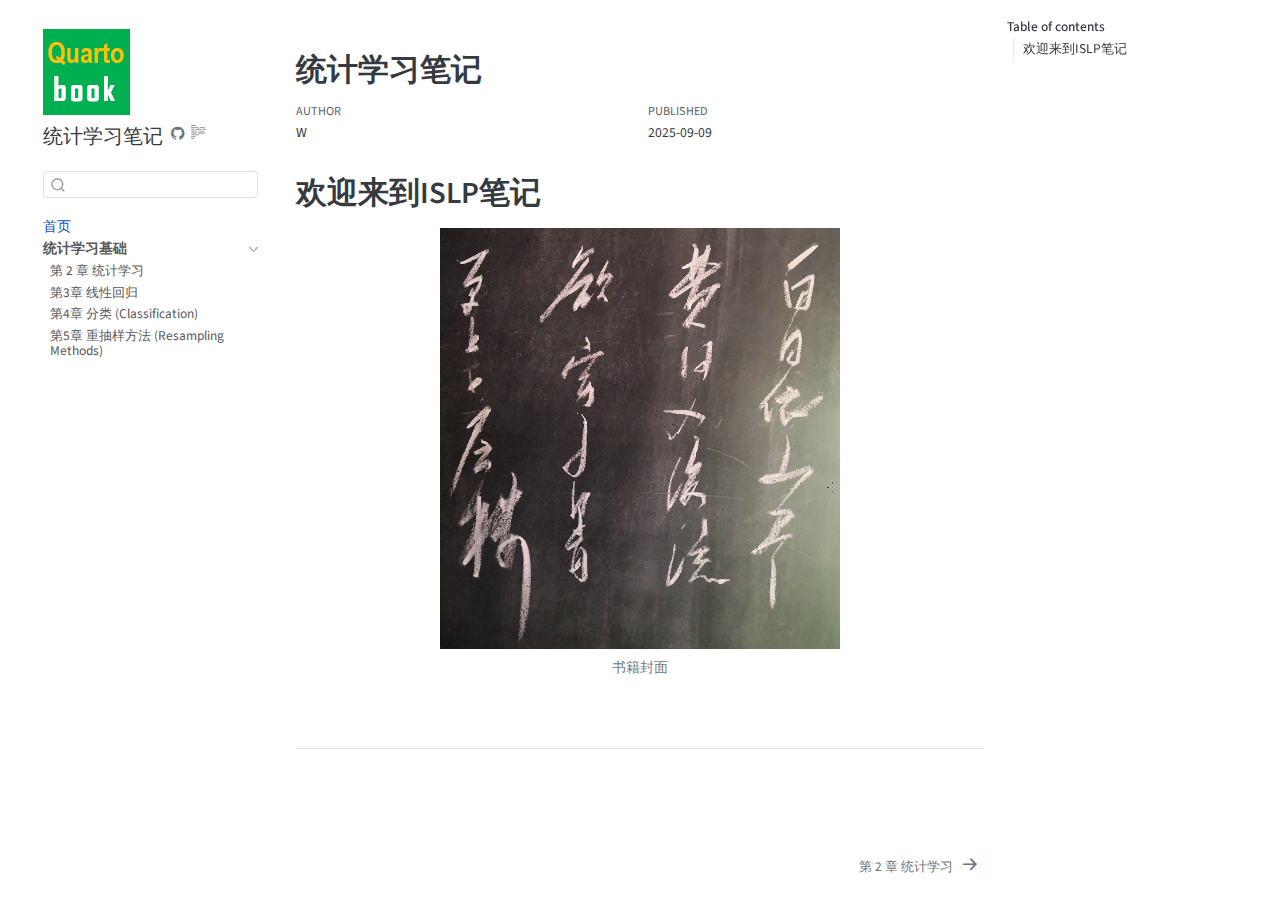
<file: docs/index.html>
<!DOCTYPE html>
<html xmlns="http://www.w3.org/1999/xhtml" lang="en" xml:lang="en"><head>

<meta charset="utf-8">
<meta name="generator" content="quarto-1.8.23">

<meta name="viewport" content="width=device-width, initial-scale=1.0, user-scalable=yes">

<meta name="author" content="W">
<meta name="dcterms.date" content="2025-09-09">

<title>统计学习笔记</title>
<style>
code{white-space: pre-wrap;}
span.smallcaps{font-variant: small-caps;}
div.columns{display: flex; gap: min(4vw, 1.5em);}
div.column{flex: auto; overflow-x: auto;}
div.hanging-indent{margin-left: 1.5em; text-indent: -1.5em;}
ul.task-list{list-style: none;}
ul.task-list li input[type="checkbox"] {
  width: 0.8em;
  margin: 0 0.8em 0.2em -1em; /* quarto-specific, see https://github.com/quarto-dev/quarto-cli/issues/4556 */ 
  vertical-align: middle;
}
</style>


<script src="site_libs/quarto-nav/quarto-nav.js"></script>
<script src="site_libs/quarto-nav/headroom.min.js"></script>
<script src="site_libs/clipboard/clipboard.min.js"></script>
<script src="site_libs/quarto-search/autocomplete.umd.js"></script>
<script src="site_libs/quarto-search/fuse.min.js"></script>
<script src="site_libs/quarto-search/quarto-search.js"></script>
<meta name="quarto:offset" content="./">
<link href="./body/ch2.html" rel="next">
<link href="./images/book-logo.png" rel="icon" type="image/png">
<script src="site_libs/quarto-html/quarto.js" type="module"></script>
<script src="site_libs/quarto-html/tabsets/tabsets.js" type="module"></script>
<script src="site_libs/quarto-html/axe/axe-check.js" type="module"></script>
<script src="site_libs/quarto-html/popper.min.js"></script>
<script src="site_libs/quarto-html/tippy.umd.min.js"></script>
<script src="site_libs/quarto-html/anchor.min.js"></script>
<link href="site_libs/quarto-html/tippy.css" rel="stylesheet">
<link href="site_libs/quarto-html/quarto-syntax-highlighting-9e36baa7e694e2930998a7c8ca087875.css" rel="stylesheet" id="quarto-text-highlighting-styles">
<script src="site_libs/bootstrap/bootstrap.min.js"></script>
<link href="site_libs/bootstrap/bootstrap-icons.css" rel="stylesheet">
<link href="site_libs/bootstrap/bootstrap-a06ae411f815bd19666d81dccd910b1f.min.css" rel="stylesheet" append-hash="true" id="quarto-bootstrap" data-mode="light">
<script id="quarto-search-options" type="application/json">{
  "location": "sidebar",
  "copy-button": false,
  "collapse-after": 3,
  "panel-placement": "start",
  "type": "textbox",
  "limit": 50,
  "keyboard-shortcut": [
    "f",
    "/",
    "s"
  ],
  "show-item-context": false,
  "language": {
    "search-no-results-text": "No results",
    "search-matching-documents-text": "matching documents",
    "search-copy-link-title": "Copy link to search",
    "search-hide-matches-text": "Hide additional matches",
    "search-more-match-text": "more match in this document",
    "search-more-matches-text": "more matches in this document",
    "search-clear-button-title": "Clear",
    "search-text-placeholder": "",
    "search-detached-cancel-button-title": "Cancel",
    "search-submit-button-title": "Submit",
    "search-label": "Search"
  }
}</script>


<link rel="stylesheet" href="styles.css">
</head>

<body class="nav-sidebar floating quarto-light">

<div id="quarto-search-results"></div>
  <header id="quarto-header" class="headroom fixed-top">
  <nav class="quarto-secondary-nav">
    <div class="container-fluid d-flex">
      <button type="button" class="quarto-btn-toggle btn" data-bs-toggle="collapse" role="button" data-bs-target=".quarto-sidebar-collapse-item" aria-controls="quarto-sidebar" aria-expanded="false" aria-label="Toggle sidebar navigation" onclick="if (window.quartoToggleHeadroom) { window.quartoToggleHeadroom(); }">
        <i class="bi bi-layout-text-sidebar-reverse"></i>
      </button>
        <nav class="quarto-page-breadcrumbs" aria-label="breadcrumb"><ol class="breadcrumb"><li class="breadcrumb-item"><a href="./index.html"><span class="chapter-title">首页</span></a></li></ol></nav>
        <a class="flex-grow-1" role="navigation" data-bs-toggle="collapse" data-bs-target=".quarto-sidebar-collapse-item" aria-controls="quarto-sidebar" aria-expanded="false" aria-label="Toggle sidebar navigation" onclick="if (window.quartoToggleHeadroom) { window.quartoToggleHeadroom(); }">      
        </a>
      <button type="button" class="btn quarto-search-button" aria-label="Search" onclick="window.quartoOpenSearch();">
        <i class="bi bi-search"></i>
      </button>
    </div>
  </nav>
</header>
<!-- content -->
<div id="quarto-content" class="quarto-container page-columns page-rows-contents page-layout-article">
<!-- sidebar -->
  <nav id="quarto-sidebar" class="sidebar collapse collapse-horizontal quarto-sidebar-collapse-item sidebar-navigation floating overflow-auto">
    <div class="pt-lg-2 mt-2 text-left sidebar-header sidebar-header-stacked">
      <a href="https://BlueDayDreeaming.github.io/my_quarto_template/" class="sidebar-logo-link">
      <img src="./images/book-logo.png" alt="" class="sidebar-logo light-content py-0 d-lg-inline d-none">
      <img src="./images/book-logo.png" alt="" class="sidebar-logo dark-content py-0 d-lg-inline d-none">
      </a>
    <div class="sidebar-title mb-0 py-0">
      <a href="./">统计学习笔记</a> 
        <div class="sidebar-tools-main">
    <a href="https://github.com/BlueDayDreeaming/my_quarto_template" title="" class="quarto-navigation-tool px-1" aria-label=""><i class="bi bi-github"></i></a>
  <a href="" class="quarto-reader-toggle quarto-navigation-tool px-1" onclick="window.quartoToggleReader(); return false;" title="Toggle reader mode">
  <div class="quarto-reader-toggle-btn">
  <i class="bi"></i>
  </div>
</a>
</div>
    </div>
      </div>
        <div class="mt-2 flex-shrink-0 align-items-center">
        <div class="sidebar-search">
        <div id="quarto-search" class="" title="Search"></div>
        </div>
        </div>
    <div class="sidebar-menu-container"> 
    <ul class="list-unstyled mt-1">
        <li class="sidebar-item">
  <div class="sidebar-item-container"> 
  <a href="./index.html" class="sidebar-item-text sidebar-link active"><span class="chapter-title">首页</span></a>
  </div>
</li>
        <li class="sidebar-item sidebar-item-section">
      <div class="sidebar-item-container"> 
            <a class="sidebar-item-text sidebar-link text-start" data-bs-toggle="collapse" data-bs-target="#quarto-sidebar-section-1" role="navigation" aria-expanded="true">
 <span class="menu-text"><strong>统计学习基础</strong></span></a>
          <a class="sidebar-item-toggle text-start" data-bs-toggle="collapse" data-bs-target="#quarto-sidebar-section-1" role="navigation" aria-expanded="true" aria-label="Toggle section">
            <i class="bi bi-chevron-right ms-2"></i>
          </a> 
      </div>
      <ul id="quarto-sidebar-section-1" class="collapse list-unstyled sidebar-section depth1 show">  
          <li class="sidebar-item">
  <div class="sidebar-item-container"> 
  <a href="./body/ch2.html" class="sidebar-item-text sidebar-link"><span class="chapter-title">第 2 章 统计学习</span></a>
  </div>
</li>
          <li class="sidebar-item">
  <div class="sidebar-item-container"> 
  <a href="./body/ch3.html" class="sidebar-item-text sidebar-link"><span class="chapter-title">第3章 线性回归</span></a>
  </div>
</li>
          <li class="sidebar-item">
  <div class="sidebar-item-container"> 
  <a href="./body/ch4.html" class="sidebar-item-text sidebar-link"><span class="chapter-title">第4章 分类 (Classification)</span></a>
  </div>
</li>
          <li class="sidebar-item">
  <div class="sidebar-item-container"> 
  <a href="./body/ch5.html" class="sidebar-item-text sidebar-link"><span class="chapter-title">第5章 重抽样方法 (Resampling Methods)</span></a>
  </div>
</li>
      </ul>
  </li>
    </ul>
    </div>
</nav>
<div id="quarto-sidebar-glass" class="quarto-sidebar-collapse-item" data-bs-toggle="collapse" data-bs-target=".quarto-sidebar-collapse-item"></div>
<!-- margin-sidebar -->
    <div id="quarto-margin-sidebar" class="sidebar margin-sidebar">
        <nav id="TOC" role="doc-toc" class="toc-active">
    <h2 id="toc-title">Table of contents</h2>
   
  <ul>
  <li><a href="#欢迎来到islp笔记" id="toc-欢迎来到islp笔记" class="nav-link active" data-scroll-target="#欢迎来到islp笔记">欢迎来到ISLP笔记</a>
  <ul class="collapse">
  <li><a href="#section" id="toc-section" class="nav-link" data-scroll-target="#section"></a></li>
  </ul></li>
  </ul>
</nav>
    </div>
<!-- main -->
<main class="content" id="quarto-document-content">

<header id="title-block-header" class="quarto-title-block default">
<div class="quarto-title">
<h1 class="title">统计学习笔记</h1>
</div>



<div class="quarto-title-meta">

    <div>
    <div class="quarto-title-meta-heading">Author</div>
    <div class="quarto-title-meta-contents">
             <p>W </p>
          </div>
  </div>
    
    <div>
    <div class="quarto-title-meta-heading">Published</div>
    <div class="quarto-title-meta-contents">
      <p class="date">2025-09-09</p>
    </div>
  </div>
  
    
  </div>
  


</header>


<section id="欢迎来到islp笔记" class="level1">
<h1>欢迎来到ISLP笔记</h1>
<div class="text-center">
<div class="quarto-figure quarto-figure-center">
<figure class="figure">
<p><img src="images/白日依山尽.png" class="img-fluid figure-img" width="400"></p>
<figcaption>书籍封面</figcaption>
</figure>
</div>
</div>
<section id="section" class="level2">
<h2 class="anchored" data-anchor-id="section"></h2>


</section>
</section>

</main> <!-- /main -->
<script id="quarto-html-after-body" type="application/javascript">
  window.document.addEventListener("DOMContentLoaded", function (event) {
    const icon = "";
    const anchorJS = new window.AnchorJS();
    anchorJS.options = {
      placement: 'right',
      icon: icon
    };
    anchorJS.add('.anchored');
    const isCodeAnnotation = (el) => {
      for (const clz of el.classList) {
        if (clz.startsWith('code-annotation-')) {                     
          return true;
        }
      }
      return false;
    }
    const onCopySuccess = function(e) {
      // button target
      const button = e.trigger;
      // don't keep focus
      button.blur();
      // flash "checked"
      button.classList.add('code-copy-button-checked');
      var currentTitle = button.getAttribute("title");
      button.setAttribute("title", "Copied!");
      let tooltip;
      if (window.bootstrap) {
        button.setAttribute("data-bs-toggle", "tooltip");
        button.setAttribute("data-bs-placement", "left");
        button.setAttribute("data-bs-title", "Copied!");
        tooltip = new bootstrap.Tooltip(button, 
          { trigger: "manual", 
            customClass: "code-copy-button-tooltip",
            offset: [0, -8]});
        tooltip.show();    
      }
      setTimeout(function() {
        if (tooltip) {
          tooltip.hide();
          button.removeAttribute("data-bs-title");
          button.removeAttribute("data-bs-toggle");
          button.removeAttribute("data-bs-placement");
        }
        button.setAttribute("title", currentTitle);
        button.classList.remove('code-copy-button-checked');
      }, 1000);
      // clear code selection
      e.clearSelection();
    }
    const getTextToCopy = function(trigger) {
      const outerScaffold = trigger.parentElement.cloneNode(true);
      const codeEl = outerScaffold.querySelector('code');
      for (const childEl of codeEl.children) {
        if (isCodeAnnotation(childEl)) {
          childEl.remove();
        }
      }
      return codeEl.innerText;
    }
    const clipboard = new window.ClipboardJS('.code-copy-button:not([data-in-quarto-modal])', {
      text: getTextToCopy
    });
    clipboard.on('success', onCopySuccess);
    if (window.document.getElementById('quarto-embedded-source-code-modal')) {
      const clipboardModal = new window.ClipboardJS('.code-copy-button[data-in-quarto-modal]', {
        text: getTextToCopy,
        container: window.document.getElementById('quarto-embedded-source-code-modal')
      });
      clipboardModal.on('success', onCopySuccess);
    }
      var localhostRegex = new RegExp(/^(?:http|https):\/\/localhost\:?[0-9]*\//);
      var mailtoRegex = new RegExp(/^mailto:/);
        var filterRegex = new RegExp("https:\/\/BlueDayDreeaming\.github\.io\/my_quarto_template\/");
      var isInternal = (href) => {
          return filterRegex.test(href) || localhostRegex.test(href) || mailtoRegex.test(href);
      }
      // Inspect non-navigation links and adorn them if external
     var links = window.document.querySelectorAll('a[href]:not(.nav-link):not(.navbar-brand):not(.toc-action):not(.sidebar-link):not(.sidebar-item-toggle):not(.pagination-link):not(.no-external):not([aria-hidden]):not(.dropdown-item):not(.quarto-navigation-tool):not(.about-link)');
      for (var i=0; i<links.length; i++) {
        const link = links[i];
        if (!isInternal(link.href)) {
          // undo the damage that might have been done by quarto-nav.js in the case of
          // links that we want to consider external
          if (link.dataset.originalHref !== undefined) {
            link.href = link.dataset.originalHref;
          }
            // target, if specified
            link.setAttribute("target", "_blank");
            if (link.getAttribute("rel") === null) {
              link.setAttribute("rel", "noopener");
            }
        }
      }
    function tippyHover(el, contentFn, onTriggerFn, onUntriggerFn) {
      const config = {
        allowHTML: true,
        maxWidth: 500,
        delay: 100,
        arrow: false,
        appendTo: function(el) {
            return el.parentElement;
        },
        interactive: true,
        interactiveBorder: 10,
        theme: 'quarto',
        placement: 'bottom-start',
      };
      if (contentFn) {
        config.content = contentFn;
      }
      if (onTriggerFn) {
        config.onTrigger = onTriggerFn;
      }
      if (onUntriggerFn) {
        config.onUntrigger = onUntriggerFn;
      }
      window.tippy(el, config); 
    }
    const noterefs = window.document.querySelectorAll('a[role="doc-noteref"]');
    for (var i=0; i<noterefs.length; i++) {
      const ref = noterefs[i];
      tippyHover(ref, function() {
        // use id or data attribute instead here
        let href = ref.getAttribute('data-footnote-href') || ref.getAttribute('href');
        try { href = new URL(href).hash; } catch {}
        const id = href.replace(/^#\/?/, "");
        const note = window.document.getElementById(id);
        if (note) {
          return note.innerHTML;
        } else {
          return "";
        }
      });
    }
    const xrefs = window.document.querySelectorAll('a.quarto-xref');
    const processXRef = (id, note) => {
      // Strip column container classes
      const stripColumnClz = (el) => {
        el.classList.remove("page-full", "page-columns");
        if (el.children) {
          for (const child of el.children) {
            stripColumnClz(child);
          }
        }
      }
      stripColumnClz(note)
      if (id === null || id.startsWith('sec-')) {
        // Special case sections, only their first couple elements
        const container = document.createElement("div");
        if (note.children && note.children.length > 2) {
          container.appendChild(note.children[0].cloneNode(true));
          for (let i = 1; i < note.children.length; i++) {
            const child = note.children[i];
            if (child.tagName === "P" && child.innerText === "") {
              continue;
            } else {
              container.appendChild(child.cloneNode(true));
              break;
            }
          }
          if (window.Quarto?.typesetMath) {
            window.Quarto.typesetMath(container);
          }
          return container.innerHTML
        } else {
          if (window.Quarto?.typesetMath) {
            window.Quarto.typesetMath(note);
          }
          return note.innerHTML;
        }
      } else {
        // Remove any anchor links if they are present
        const anchorLink = note.querySelector('a.anchorjs-link');
        if (anchorLink) {
          anchorLink.remove();
        }
        if (window.Quarto?.typesetMath) {
          window.Quarto.typesetMath(note);
        }
        if (note.classList.contains("callout")) {
          return note.outerHTML;
        } else {
          return note.innerHTML;
        }
      }
    }
    for (var i=0; i<xrefs.length; i++) {
      const xref = xrefs[i];
      tippyHover(xref, undefined, function(instance) {
        instance.disable();
        let url = xref.getAttribute('href');
        let hash = undefined; 
        if (url.startsWith('#')) {
          hash = url;
        } else {
          try { hash = new URL(url).hash; } catch {}
        }
        if (hash) {
          const id = hash.replace(/^#\/?/, "");
          const note = window.document.getElementById(id);
          if (note !== null) {
            try {
              const html = processXRef(id, note.cloneNode(true));
              instance.setContent(html);
            } finally {
              instance.enable();
              instance.show();
            }
          } else {
            // See if we can fetch this
            fetch(url.split('#')[0])
            .then(res => res.text())
            .then(html => {
              const parser = new DOMParser();
              const htmlDoc = parser.parseFromString(html, "text/html");
              const note = htmlDoc.getElementById(id);
              if (note !== null) {
                const html = processXRef(id, note);
                instance.setContent(html);
              } 
            }).finally(() => {
              instance.enable();
              instance.show();
            });
          }
        } else {
          // See if we can fetch a full url (with no hash to target)
          // This is a special case and we should probably do some content thinning / targeting
          fetch(url)
          .then(res => res.text())
          .then(html => {
            const parser = new DOMParser();
            const htmlDoc = parser.parseFromString(html, "text/html");
            const note = htmlDoc.querySelector('main.content');
            if (note !== null) {
              // This should only happen for chapter cross references
              // (since there is no id in the URL)
              // remove the first header
              if (note.children.length > 0 && note.children[0].tagName === "HEADER") {
                note.children[0].remove();
              }
              const html = processXRef(null, note);
              instance.setContent(html);
            } 
          }).finally(() => {
            instance.enable();
            instance.show();
          });
        }
      }, function(instance) {
      });
    }
        let selectedAnnoteEl;
        const selectorForAnnotation = ( cell, annotation) => {
          let cellAttr = 'data-code-cell="' + cell + '"';
          let lineAttr = 'data-code-annotation="' +  annotation + '"';
          const selector = 'span[' + cellAttr + '][' + lineAttr + ']';
          return selector;
        }
        const selectCodeLines = (annoteEl) => {
          const doc = window.document;
          const targetCell = annoteEl.getAttribute("data-target-cell");
          const targetAnnotation = annoteEl.getAttribute("data-target-annotation");
          const annoteSpan = window.document.querySelector(selectorForAnnotation(targetCell, targetAnnotation));
          const lines = annoteSpan.getAttribute("data-code-lines").split(",");
          const lineIds = lines.map((line) => {
            return targetCell + "-" + line;
          })
          let top = null;
          let height = null;
          let parent = null;
          if (lineIds.length > 0) {
              //compute the position of the single el (top and bottom and make a div)
              const el = window.document.getElementById(lineIds[0]);
              top = el.offsetTop;
              height = el.offsetHeight;
              parent = el.parentElement.parentElement;
            if (lineIds.length > 1) {
              const lastEl = window.document.getElementById(lineIds[lineIds.length - 1]);
              const bottom = lastEl.offsetTop + lastEl.offsetHeight;
              height = bottom - top;
            }
            if (top !== null && height !== null && parent !== null) {
              // cook up a div (if necessary) and position it 
              let div = window.document.getElementById("code-annotation-line-highlight");
              if (div === null) {
                div = window.document.createElement("div");
                div.setAttribute("id", "code-annotation-line-highlight");
                div.style.position = 'absolute';
                parent.appendChild(div);
              }
              div.style.top = top - 2 + "px";
              div.style.height = height + 4 + "px";
              div.style.left = 0;
              let gutterDiv = window.document.getElementById("code-annotation-line-highlight-gutter");
              if (gutterDiv === null) {
                gutterDiv = window.document.createElement("div");
                gutterDiv.setAttribute("id", "code-annotation-line-highlight-gutter");
                gutterDiv.style.position = 'absolute';
                const codeCell = window.document.getElementById(targetCell);
                const gutter = codeCell.querySelector('.code-annotation-gutter');
                gutter.appendChild(gutterDiv);
              }
              gutterDiv.style.top = top - 2 + "px";
              gutterDiv.style.height = height + 4 + "px";
            }
            selectedAnnoteEl = annoteEl;
          }
        };
        const unselectCodeLines = () => {
          const elementsIds = ["code-annotation-line-highlight", "code-annotation-line-highlight-gutter"];
          elementsIds.forEach((elId) => {
            const div = window.document.getElementById(elId);
            if (div) {
              div.remove();
            }
          });
          selectedAnnoteEl = undefined;
        };
          // Handle positioning of the toggle
      window.addEventListener(
        "resize",
        throttle(() => {
          elRect = undefined;
          if (selectedAnnoteEl) {
            selectCodeLines(selectedAnnoteEl);
          }
        }, 10)
      );
      function throttle(fn, ms) {
      let throttle = false;
      let timer;
        return (...args) => {
          if(!throttle) { // first call gets through
              fn.apply(this, args);
              throttle = true;
          } else { // all the others get throttled
              if(timer) clearTimeout(timer); // cancel #2
              timer = setTimeout(() => {
                fn.apply(this, args);
                timer = throttle = false;
              }, ms);
          }
        };
      }
        // Attach click handler to the DT
        const annoteDls = window.document.querySelectorAll('dt[data-target-cell]');
        for (const annoteDlNode of annoteDls) {
          annoteDlNode.addEventListener('click', (event) => {
            const clickedEl = event.target;
            if (clickedEl !== selectedAnnoteEl) {
              unselectCodeLines();
              const activeEl = window.document.querySelector('dt[data-target-cell].code-annotation-active');
              if (activeEl) {
                activeEl.classList.remove('code-annotation-active');
              }
              selectCodeLines(clickedEl);
              clickedEl.classList.add('code-annotation-active');
            } else {
              // Unselect the line
              unselectCodeLines();
              clickedEl.classList.remove('code-annotation-active');
            }
          });
        }
    const findCites = (el) => {
      const parentEl = el.parentElement;
      if (parentEl) {
        const cites = parentEl.dataset.cites;
        if (cites) {
          return {
            el,
            cites: cites.split(' ')
          };
        } else {
          return findCites(el.parentElement)
        }
      } else {
        return undefined;
      }
    };
    var bibliorefs = window.document.querySelectorAll('a[role="doc-biblioref"]');
    for (var i=0; i<bibliorefs.length; i++) {
      const ref = bibliorefs[i];
      const citeInfo = findCites(ref);
      if (citeInfo) {
        tippyHover(citeInfo.el, function() {
          var popup = window.document.createElement('div');
          citeInfo.cites.forEach(function(cite) {
            var citeDiv = window.document.createElement('div');
            citeDiv.classList.add('hanging-indent');
            citeDiv.classList.add('csl-entry');
            var biblioDiv = window.document.getElementById('ref-' + cite);
            if (biblioDiv) {
              citeDiv.innerHTML = biblioDiv.innerHTML;
            }
            popup.appendChild(citeDiv);
          });
          return popup.innerHTML;
        });
      }
    }
  });
  </script>
<nav class="page-navigation">
  <div class="nav-page nav-page-previous">
  </div>
  <div class="nav-page nav-page-next">
      <a href="./body/ch2.html" class="pagination-link" aria-label="第 2 章 统计学习">
        <span class="nav-page-text"><span class="chapter-title">第 2 章 统计学习</span></span> <i class="bi bi-arrow-right-short"></i>
      </a>
  </div>
</nav>
</div> <!-- /content -->




</body></html>
</file>
<file: docs/site_libs/quarto-html/tippy.css>
.tippy-box[data-animation=fade][data-state=hidden]{opacity:0}[data-tippy-root]{max-width:calc(100vw - 10px)}.tippy-box{position:relative;background-color:#333;color:#fff;border-radius:4px;font-size:14px;line-height:1.4;white-space:normal;outline:0;transition-property:transform,visibility,opacity}.tippy-box[data-placement^=top]>.tippy-arrow{bottom:0}.tippy-box[data-placement^=top]>.tippy-arrow:before{bottom:-7px;left:0;border-width:8px 8px 0;border-top-color:initial;transform-origin:center top}.tippy-box[data-placement^=bottom]>.tippy-arrow{top:0}.tippy-box[data-placement^=bottom]>.tippy-arrow:before{top:-7px;left:0;border-width:0 8px 8px;border-bottom-color:initial;transform-origin:center bottom}.tippy-box[data-placement^=left]>.tippy-arrow{right:0}.tippy-box[data-placement^=left]>.tippy-arrow:before{border-width:8px 0 8px 8px;border-left-color:initial;right:-7px;transform-origin:center left}.tippy-box[data-placement^=right]>.tippy-arrow{left:0}.tippy-box[data-placement^=right]>.tippy-arrow:before{left:-7px;border-width:8px 8px 8px 0;border-right-color:initial;transform-origin:center right}.tippy-box[data-inertia][data-state=visible]{transition-timing-function:cubic-bezier(.54,1.5,.38,1.11)}.tippy-arrow{width:16px;height:16px;color:#333}.tippy-arrow:before{content:"";position:absolute;border-color:transparent;border-style:solid}.tippy-content{position:relative;padding:5px 9px;z-index:1}
</file>
<file: docs/site_libs/quarto-html/quarto-syntax-highlighting-9e36baa7e694e2930998a7c8ca087875.css>
/* quarto syntax highlight colors */
:root {
  --quarto-hl-al-color: #95da4c;
  --quarto-hl-an-color: #50a14f;
  --quarto-hl-at-color: #a626a4;
  --quarto-hl-bn-color: #986801;
  --quarto-hl-bu-color: #a626a4;
  --quarto-hl-ch-color: #50a14f;
  --quarto-hl-co-color: #a0a1a7;
  --quarto-hl-cv-color: #e45649;
  --quarto-hl-cn-color: #986801;
  --quarto-hl-cf-color: #a626a4;
  --quarto-hl-dt-color: #a626a4;
  --quarto-hl-dv-color: #986801;
  --quarto-hl-do-color: #e45649;
  --quarto-hl-er-color: #f44747;
  --quarto-hl-ex-color: #4078f2;
  --quarto-hl-fl-color: #986801;
  --quarto-hl-fu-color: #4078f2;
  --quarto-hl-im-color: #50a14f;
  --quarto-hl-in-color: #c45b00;
  --quarto-hl-kw-color: #a626a4;
  --quarto-hl-op-color: #a626a4;
  --quarto-hl-pp-color: #a626a4;
  --quarto-hl-re-color: #2980b9;
  --quarto-hl-sc-color: #0184bc;
  --quarto-hl-ss-color: #da4453;
  --quarto-hl-st-color: #50a14f;
  --quarto-hl-va-color: #e45649;
  --quarto-hl-vs-color: #da4453;
  --quarto-hl-wa-color: #da4453;
}

/* other quarto variables */
:root {
  --quarto-font-monospace: SFMono-Regular, Menlo, Monaco, Consolas, "Liberation Mono", "Courier New", monospace;
}

/* syntax highlight based on Pandoc's rules */
pre > code.sourceCode > span {
  color: #383a42;
}

code.sourceCode > span {
  color: #383a42;
}

div.sourceCode,
div.sourceCode pre.sourceCode {
  color: #383a42;
}

/* Normal */
code span {
  color: #383a42;
}

/* Alert */
code span.al {
  background-color: #4d1f24;
  font-weight: bold;
  color: #95da4c;
}

/* Annotation */
code span.an {
  color: #50a14f;
}

/* Attribute */
code span.at {
  color: #a626a4;
}

/* BaseN */
code span.bn {
  color: #986801;
}

/* BuiltIn */
code span.bu {
  color: #a626a4;
}

/* ControlFlow */
code span.cf {
  color: #a626a4;
}

/* Char */
code span.ch {
  color: #50a14f;
}

/* Constant */
code span.cn {
  color: #986801;
}

/* Comment */
code span.co {
  font-style: italic;
  color: #a0a1a7;
}

/* CommentVar */
code span.cv {
  font-style: italic;
  color: #e45649;
}

/* Documentation */
code span.do {
  color: #e45649;
}

/* DataType */
code span.dt {
  color: #a626a4;
}

/* DecVal */
code span.dv {
  color: #986801;
}

/* Error */
code span.er {
  color: #f44747;
  text-decoration: underline;
}

/* Extension */
code span.ex {
  font-weight: bold;
  color: #4078f2;
}

/* Float */
code span.fl {
  color: #986801;
}

/* Function */
code span.fu {
  color: #4078f2;
}

/* Import */
code span.im {
  color: #50a14f;
}

/* Information */
code span.in {
  color: #c45b00;
}

/* Keyword */
code span.kw {
  color: #a626a4;
}

/* Operator */
code span.op {
  color: #a626a4;
}

/* Preprocessor */
code span.pp {
  color: #a626a4;
}

/* RegionMarker */
code span.re {
  background-color: #153042;
  color: #2980b9;
}

/* SpecialChar */
code span.sc {
  color: #0184bc;
}

/* SpecialString */
code span.ss {
  color: #da4453;
}

/* String */
code span.st {
  color: #50a14f;
}

/* Variable */
code span.va {
  color: #e45649;
}

/* VerbatimString */
code span.vs {
  color: #da4453;
}

/* Warning */
code span.wa {
  color: #da4453;
}

.prevent-inlining {
  content: "</";
}

/*# sourceMappingURL=3f4f4858714faf3a54a15f7da6976628.css.map */
</file>
<file: docs/styles.css>
/*
    See the JupyterLab Developer Guide for useful CSS Patterns:

    https://jupyterlab.readthedocs.io/en/stable/developer/css.html

ChatGPT 讨论：

*/

/* Title Block */

.quarto-meta-block {
  display: grid;
  grid-template-columns: 50% 50%;
}

.quarto-meta {
  margin-bottom: 1.4em;
}

.quarto-meta-padded {
  padding-top: .4em;
}

.quarto-meta p.quarto-meta-title {
  text-transform: uppercase;
  font-size: 0.8em;
}

.quarto-meta p {
  margin-top: 0;
  margin-bottom: 0;
}

.quarto-orcid {
  text-decoration: none;
}

.quarto-orcid i:before {
  margin-left: 0.25em;
  height: 1rem;
  width: 1rem;
  display: inline-block;
  content: "";
  background-repeat: no-repeat;
  background-size: 1rem 1rem;
  background-image: url("[data-uri]");
}

.quarto-frontmatter {
  font-size: 0.9em !important;
  line-height: 0.9em !important;  
}

pre.quarto-frontmatter-container {
  border: solid var(--vscode-panel-border) 1px;
  width: calc(100% - 1.1em);  
  padding: 0.5em 0 0.5em 0.5em!important;
  margin-right: 0.6em;
}

.quarto-abstract {
  padding-top: 0.5em;
}

/* Decorated Divs */

pre {
  padding: 0.5em;
  border: solid var(--vscode-panel-border) 1px;
  width: calc(100% - 1.6em)
}

.quarto-div {
  border: solid 1px var(--vscode-panel-border);
  border-radius: 3px;
  background-color: #EEEEEE11;
  color: var(--vscode-foreground);
  padding: 1em;
  margin-bottom: 1em;
  box-sizing: border-box;
  width: calc(100% - 0.6em);
}

.quarto-attribute-decorator + h1,
.quarto-attribute-decorator + h2,
.quarto-attribute-decorator + h3,
.quarto-attribute-decorator + h4,
.quarto-attribute-decorator + h5,
.quarto-attribute-decorator + h6,
.quarto-attribute-decorator + pre {
  margin-top: 0 !important;
}

.quarto-attribute-decorator.quarto-heading-attribute-decorator {
  transform: translateY(2em);
}

.quarto-attribute-decorator {
  margin-top: var(--jp-content-heading-margin-top);
  padding-right: 1em;
  display: flex;
  justify-content: right;
  background-color: transparent;
  font-size: 0.7em;
  transform: translateY(1em);
}

.quarto-attribute-decorator .quarto-attribute-decorator-content {
  border: solid var(--vscode-panel-border) 1px;
  background-color: var(--theme-input-background);
  border-radius: 20px;
  margin-right: 1.5em;
  padding-bottom: 2px;
  padding-left: 7px;
  padding-right: 7px;
  white-space: nowrap;
}


/* 控制章节标题与上下元素的间距, Update: 2025/5/19 11:40*/
h1.title, 
h1.anchored {
  margin-top: 0.8em;      /* 与上方的距离 */
  margin-bottom: 0.7em;   /* 与下方内容（如提示框）的距离 */
}




/* Cites and Xrefs */
.jp-RenderedHTMLCommon :not(pre) > code.cite { 
  color: var(--jp-content-link-color);
  padding-left: 1px;
  padding-right: 1px;
}

/* Code Blocks */
.jp-RenderedHTMLCommon pre,
.jp-RenderedHTMLCommon > pre {
  margin-left: .1em;
  margin-right: 0;
  padding: 0.2em;
  border: solid 1px var(--vscode-panel-border);
  border-radius: 3px;
}


/* Tables */
.quarto-rendered-md.jp-RenderedHTMLCommon table {
  margin-left: inherit;
  margin-right: inherit;
}

/* Callouts - 提示框，警示框等 */
/* TODO: Need to automate ingesting this */
/* */

.callout {
    margin-top: 1em;
    margin-bottom: 1em;
    border-radius: 6px;
    font-size: 0.95rem;
    box-sizing: border-box;
    width: 100%;
    border-left: 6px solid #ccc;
    background-color: #f9f9f9;
    padding: 0;
    overflow: hidden;
  }
  
  .callout-header {
    display: flex;
    align-items: center;
    padding: 0.6em 1em;
    font-weight: bold;
    font-size: 1rem;
  }
  
  .callout-body {
    padding: 0.8em 1em;
    line-height: 1.6;
  }
  
  /* 具体类别样式 */
  
  div.callout-important {
    border-left-color: #d9534f;
  }
  div.callout-important .callout-header {
    background-color: #f7dddc;
    color: #a94442;
  }
  
  div.callout-note {
    border-left-color: #4582ec;
  }
  div.callout-note .callout-header {
    background-color: #dae6fb;
    color: #305fdd;
  }
  
  div.callout-warning {
    border-left-color: #f0ad4e;
  }
  div.callout-warning .callout-header {
    background-color: #fcefdc;
    color: #8a6d3b;
  }
  
  div.callout-tip {
    border-left-color: #02b875;
  }
  div.callout-tip .callout-header {
    background-color: #ccf1e3;
    color: #1e7e34;
  }
  
  div.callout-caution {
    border-left-color: #fd7e14;
  }
  div.callout-caution .callout-header {
    background-color: #ffe5d0;
    color: #995700;
  }
  
  /*提示词对话框*/
  div.callout-prompt {   
    border-left-color: #881a86;
  }
  div.callout-prompt .callout-header {
    background-color: #ece6ee;
    color: #ba17c9;
  }

/* Shortcodes */

span.shortcode {
  font-family: var(--jp-code-font-family);
  line-height: var(--jp-code-line-height);
  background: var(--vscode-textPreformat-background);
  color: var(--vscode-textPreformat-foreground);
  padding-left: 1px;
  padding-right: 1px;
  white-space: pre-wrap;
}

/* Footnotes */
hr.footnotes-sep {
  width: calc(100% - 0.6em);
  
}


/* 控制代码块与输出结果之前的垂直间距 */
/* Update: 2025/5/19 10:03*/
div.cell > div.cell-output,
div.cell > div.cell-output-display,
div.cell-output-stdout {
  margin-top: 0.1em !important;
  margin-bottom: 0.1em !important;
  padding-top: 0 !important;
  padding-bottom: 0 !important;
}

.cell-output-stdout pre {
  font-size: 0.95em;
  line-height: 1.3;
  margin: 0;
  padding: 0;
}
</file>
